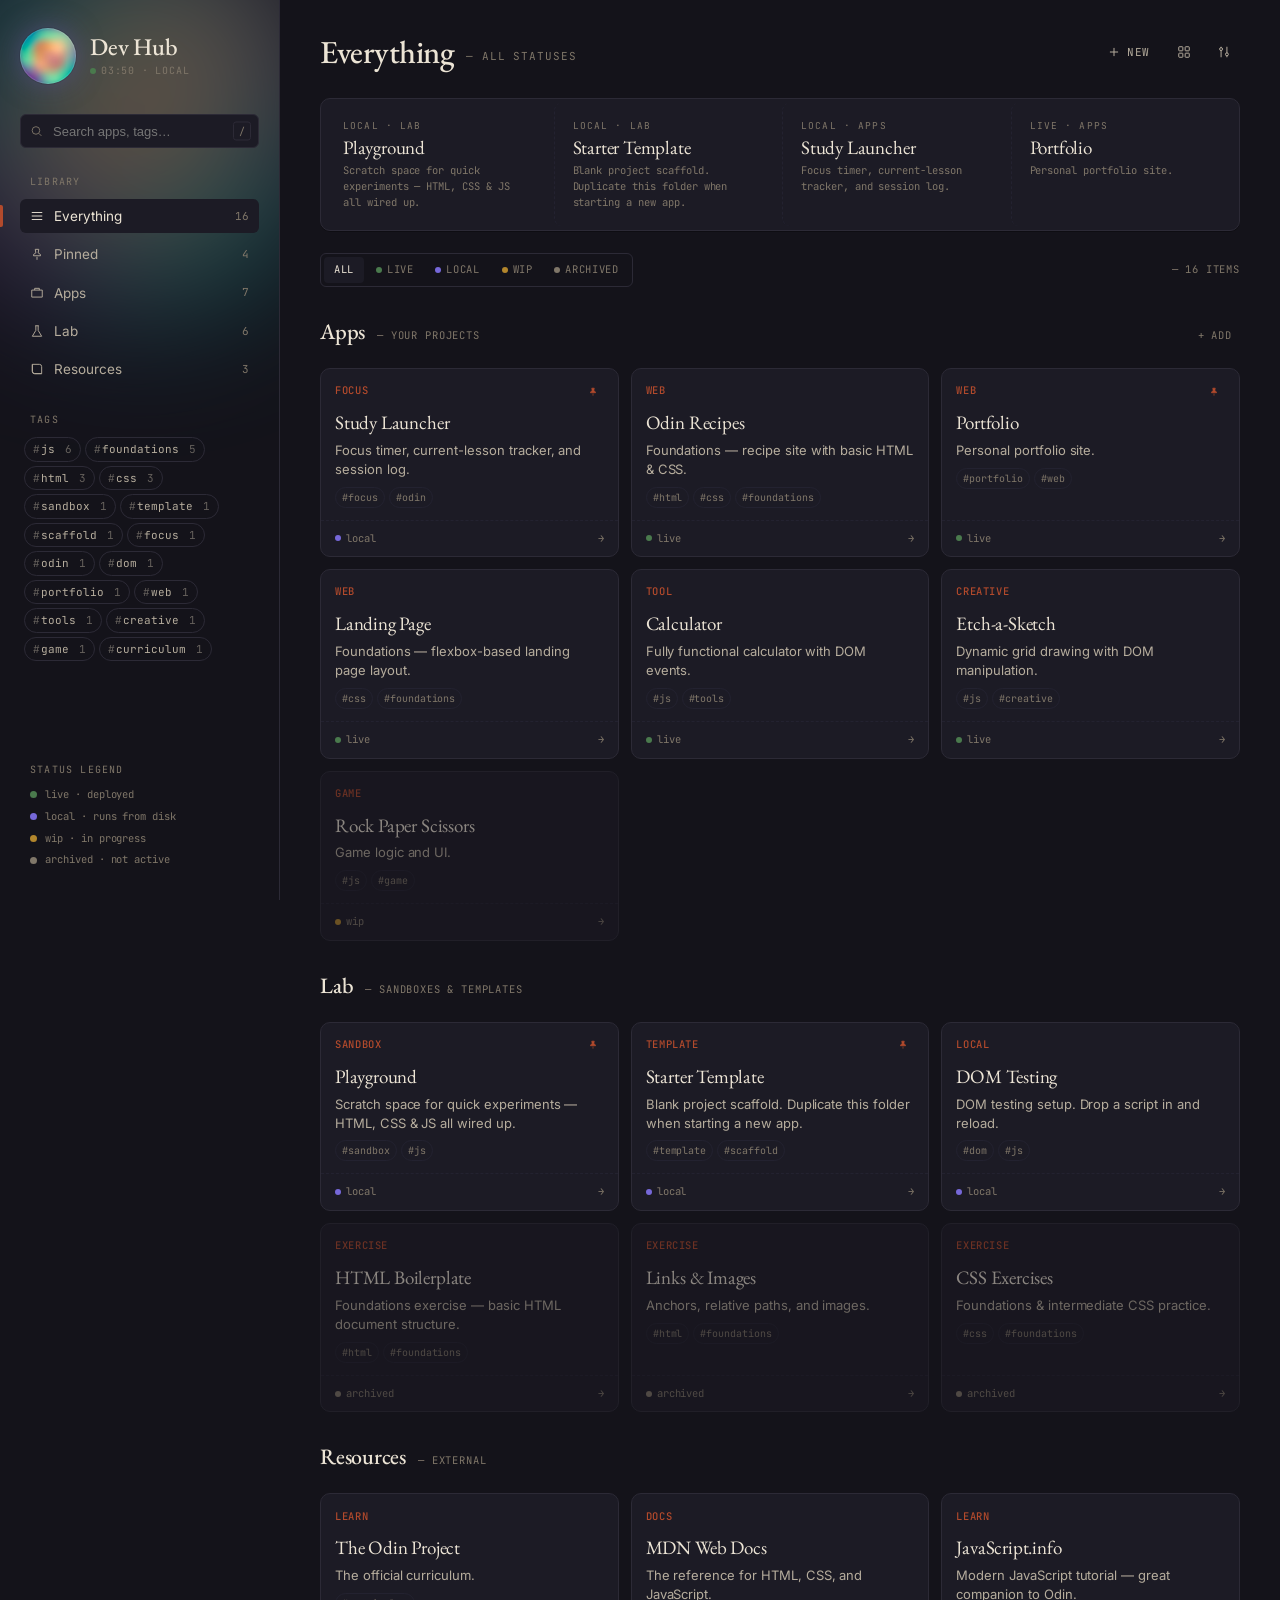
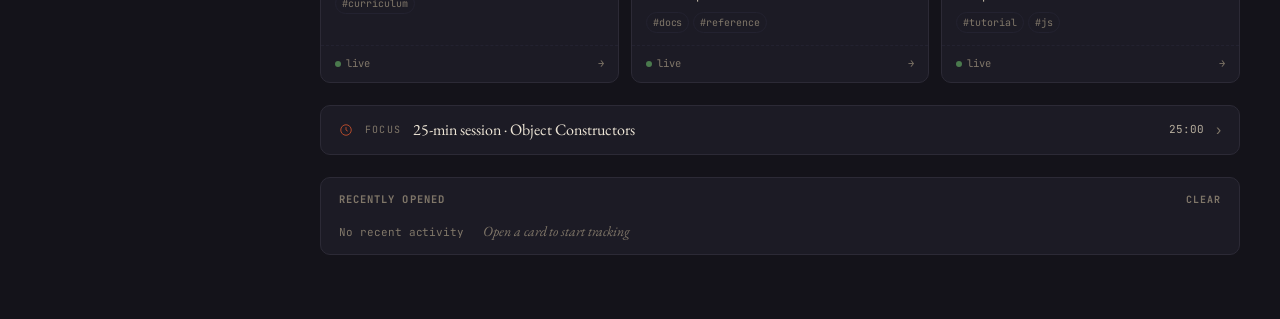
<file: index.html>
<!doctype html>
<html lang="en" data-theme="dark">
<head>
<meta charset="utf-8" />
<title>Dev Hub — Edvard's Workspace</title>
<meta name="viewport" content="width=device-width, initial-scale=1" />
<link rel="preconnect" href="https://fonts.googleapis.com">
<link rel="preconnect" href="https://fonts.gstatic.com" crossorigin>
<link href="https://fonts.googleapis.com/css2?family=EB+Garamond:ital,wght@0,400;0,500;0,600;1,400&family=Inter:wght@400;500;600&family=JetBrains+Mono:wght@400;500&display=swap" rel="stylesheet">
<style>
  :root {
    --paper:          #f4efe6;
    --paper-2:        #ece5d7;
    --paper-3:        #e2d9c6;
    --ink:            #2a2620;
    --ink-soft:       #5b5348;
    --ink-mute:       #8a8072;
    --rule:           #d6ccb8;
    --rule-soft:      #e0d6c2;
    --card:           #faf6ee;
    --card-hover:     #f7f1e5;
    --accent:         #b24a2c;
    --accent-soft:    #b24a2c22;
    --accent-ink:     #7d2f17;
    --star:           #c89a2d;
    --danger:         #9a3327;
    --green:          #4a7a4d;
    --wip:            #b2862c;

    --shadow-sm:      0 1px 0 rgba(60,42,18,.04), 0 1px 2px rgba(60,42,18,.05);
    --shadow-md:      0 1px 0 rgba(60,42,18,.04), 0 8px 24px -10px rgba(60,42,18,.18);

    --radius:         6px;
    --radius-lg:      10px;

    --serif:  "EB Garamond", "Iowan Old Style", Georgia, serif;
    --sans:   "Inter", ui-sans-serif, system-ui, sans-serif;
    --mono:   "JetBrains Mono", ui-monospace, "SF Mono", Menlo, monospace;
  }
  html[data-theme="light"] {
    --paper: #fafafa; --paper-2: #f1f1f0; --paper-3: #e8e7e4;
    --ink: #1a1a1a; --ink-soft: #4a4a4a; --ink-mute: #888;
    --rule: #e3e3e0; --rule-soft: #ededea;
    --card: #ffffff; --card-hover: #fbfbfa;
  }
  html[data-theme="dark"] {
    --paper: #14131a; --paper-2: #1c1b25; --paper-3: #25232f;
    --ink: #ece4d5; --ink-soft: #b6ad9d; --ink-mute: #807769;
    --rule: #2c2a36; --rule-soft: #232230;
    --card: #1c1b25; --card-hover: #25232f;
    --shadow-sm: 0 1px 0 rgba(0,0,0,.3);
    --shadow-md: 0 10px 30px -15px rgba(0,0,0,.5);
  }

  * { box-sizing: border-box; }
  html, body { margin: 0; padding: 0; }
  body {
    background: var(--paper);
    color: var(--ink);
    font-family: var(--sans);
    font-size: 14px;
    line-height: 1.5;
    -webkit-font-smoothing: antialiased;
    letter-spacing: -0.003em;
  }
  a { color: inherit; text-decoration: none; }
  button { font: inherit; color: inherit; background: none; border: 0; cursor: pointer; }

  .app {
    display: grid;
    grid-template-columns: 280px 1fr;
    min-height: 100vh;
  }

  /* ---------- Sidebar ---------- */
  aside.sidebar {
    border-right: 1px solid var(--rule);
    padding: 28px 20px 32px;
    display: flex; flex-direction: column;
    gap: 26px;
    background: var(--paper);
    position: sticky; top: 0; height: 100vh;
    overflow-y: auto;
    overflow-x: hidden;
  }
  aside.sidebar::before {
    content: "";
    position: absolute;
    top: -100px; left: -80px;
    width: 420px; height: 420px;
    background-image: url('assets/logo_nebula.png');
    background-size: cover;
    background-position: center;
    border-radius: 50%;
    filter: blur(70px);
    opacity: 0.22;
    pointer-events: none;
    z-index: 0;
    animation: nebula-float 24s ease-in-out infinite alternate;
  }
  html[data-theme="dark"] aside.sidebar::before { opacity: 0.40; }
  html[data-theme="light"] aside.sidebar::before { opacity: 0.12; }
  @keyframes nebula-float {
    0%   { transform: translate(0, 0) scale(1); }
    100% { transform: translate(60px, 40px) scale(1.15); }
  }
  aside.sidebar > * { position: relative; z-index: 1; }

  .brand {
    display: flex; align-items: center; gap: 14px;
    padding-bottom: 4px;
  }
  .brand .mark {
    width: 56px; height: 56px; border-radius: 50%;
    background-image: url('assets/logo_nebula.png');
    background-size: 130%;
    background-position: center;
    flex: none;
    box-shadow:
      0 0 0 1px rgba(0,0,0,0.12),
      0 0 30px -4px rgba(120, 90, 200, 0.55),
      inset 0 0 0 1px rgba(255,255,255,0.15);
    animation: brand-drift 22s ease-in-out infinite alternate;
  }
  @keyframes brand-drift {
    0%   { background-position: 30% 40%; filter: hue-rotate(0deg) saturate(1); }
    100% { background-position: 70% 60%; filter: hue-rotate(-15deg) saturate(1.1); }
  }
  .brand .wordmark { display: flex; flex-direction: column; min-width: 0; }
  .brand h1 {
    font-family: var(--serif);
    font-weight: 500;
    font-size: 24px;
    margin: 0;
    letter-spacing: -0.01em;
    line-height: 1.05;
  }
  .brand .sub {
    font-family: var(--mono);
    font-size: 10px;
    color: var(--ink-mute);
    margin-top: 4px;
    letter-spacing: 0.08em;
    text-transform: uppercase;
  }
  .brand .sub .pulse {
    display: inline-block;
    width: 6px; height: 6px; border-radius: 50%;
    background: var(--green);
    margin-right: 5px;
    animation: pulse 2s ease-in-out infinite;
    vertical-align: middle;
  }
  @keyframes pulse {
    0%, 100% { opacity: 1; }
    50% { opacity: .55; }
  }

  /* sidebar search */
  .sb-search { position: relative; }
  .sb-search input {
    width: 100%;
    height: 34px;
    padding: 0 36px 0 32px;
    background: var(--card);
    border: 1px solid var(--rule);
    border-radius: var(--radius);
    outline: 0;
    font-size: 13px;
    color: var(--ink);
  }
  .sb-search input:focus { border-color: var(--ink-soft); }
  .sb-search svg {
    position: absolute; left: 10px; top: 50%; translate: 0 -50%;
    width: 13px; height: 13px;
    stroke: var(--ink-mute); fill: none; stroke-width: 1.7;
  }
  .sb-search .kbd {
    position: absolute; right: 8px; top: 50%; translate: 0 -50%;
    font-family: var(--mono); font-size: 10px; color: var(--ink-mute);
    border: 1px solid var(--rule); padding: 1px 5px; border-radius: 3px;
    background: var(--paper-2);
  }

  .side-section { display: flex; flex-direction: column; gap: 4px; }
  .side-label {
    font-family: var(--mono);
    font-size: 10px;
    letter-spacing: 0.12em;
    color: var(--ink-mute);
    text-transform: uppercase;
    padding: 0 10px;
    margin-bottom: 6px;
  }

  .nav-item {
    display: flex; align-items: center;
    gap: 10px;
    padding: 7px 10px;
    border-radius: var(--radius);
    cursor: pointer;
    color: var(--ink-soft);
    font-size: 13.5px;
    transition: background .12s, color .12s;
    position: relative;
  }
  .nav-item:hover { background: var(--paper-2); color: var(--ink); }
  .nav-item .count {
    margin-left: auto;
    font-family: var(--mono);
    font-size: 11px;
    color: var(--ink-mute);
  }
  .nav-item.active { background: var(--paper-2); color: var(--ink); }
  .nav-item.active::before {
    content: ""; position: absolute; left: -20px; top: 6px; bottom: 6px; width: 3px;
    background: var(--accent); border-radius: 0 2px 2px 0;
  }
  .nav-item .ic {
    width: 14px; height: 14px; stroke: currentColor; fill: none; stroke-width: 1.6; flex: none;
  }

  /* tag chips in sidebar */
  .tags-wrap { display: flex; flex-wrap: wrap; gap: 4px; padding: 0 4px; }
  .tag {
    font-family: var(--mono);
    font-size: 11px;
    padding: 3px 8px;
    border-radius: 100px;
    background: transparent;
    color: var(--ink-soft);
    border: 1px solid var(--rule);
    cursor: pointer;
    transition: all .12s;
  }
  .tag:hover { border-color: var(--accent); color: var(--accent); }
  .tag.active { background: var(--accent); color: #fff; border-color: var(--accent); }
  .tag .hash { opacity: .5; margin-right: 1px; }

  /* sources legend */
  .legend {
    display: flex; flex-direction: column; gap: 6px;
    padding: 0 10px;
    font-family: var(--mono);
    font-size: 10.5px;
    color: var(--ink-mute);
  }
  .legend .row { display: flex; align-items: center; gap: 8px; }
  .legend .sd {
    width: 7px; height: 7px; border-radius: 50%; flex: none;
  }

  /* ---------- Main ---------- */
  main.main {
    padding: 28px 40px 64px;
    min-width: 0;
    display: flex; flex-direction: column; gap: 22px;
  }

  .topbar {
    display: flex; align-items: center; gap: 16px;
  }
  .page-title {
    font-family: var(--serif);
    font-weight: 500;
    font-size: 32px;
    letter-spacing: -0.015em;
    margin: 0;
    display: flex; align-items: baseline; gap: 12px;
  }
  .page-title .meta {
    font-family: var(--mono);
    font-size: 11px;
    color: var(--ink-mute);
    text-transform: uppercase;
    letter-spacing: 0.08em;
    font-weight: 400;
    translate: 0 -3px;
  }
  .topbar-right {
    margin-left: auto;
    display: flex; align-items: center; gap: 8px;
  }
  .icon-btn {
    height: 32px;
    padding: 0 10px;
    display: inline-flex; align-items: center; justify-content: center; gap: 6px;
    border-radius: var(--radius);
    color: var(--ink-soft);
    font-family: var(--mono);
    font-size: 11px;
    text-transform: uppercase;
    letter-spacing: 0.06em;
    transition: background .12s, color .12s;
  }
  .icon-btn.square { width: 32px; padding: 0; }
  .icon-btn:hover { background: var(--paper-2); color: var(--ink); }
  .icon-btn.active { background: var(--accent); color: #fff; }
  .icon-btn svg { width: 14px; height: 14px; fill: none; stroke: currentColor; stroke-width: 1.7; }

  /* segmented status filter */
  .seg-filter {
    display: inline-flex;
    border: 1px solid var(--rule);
    border-radius: var(--radius);
    padding: 3px;
    gap: 2px;
  }
  .seg-filter button {
    padding: 5px 10px;
    border-radius: 4px;
    font-family: var(--mono);
    font-size: 10.5px;
    text-transform: uppercase;
    letter-spacing: 0.06em;
    color: var(--ink-mute);
    display: inline-flex; align-items: center; gap: 5px;
  }
  .seg-filter button:hover { color: var(--ink); }
  .seg-filter button.on {
    background: var(--paper-2);
    color: var(--ink);
  }
  .seg-filter .sd {
    width: 6px; height: 6px; border-radius: 50%; background: var(--ink-mute);
  }

  /* sub-toolbar */
  .subbar {
    display: flex; align-items: center; gap: 12px;
    flex-wrap: wrap;
  }
  .subbar .spacer { flex: 1; }
  .subbar .count-pill {
    font-family: var(--mono);
    font-size: 10.5px;
    color: var(--ink-mute);
    text-transform: uppercase;
    letter-spacing: 0.08em;
  }

  /* hero / pinned strip */
  .pinned-strip {
    background: var(--card);
    border: 1px solid var(--rule);
    border-radius: var(--radius-lg);
    padding: 4px;
    display: grid;
    grid-template-columns: repeat(auto-fit, minmax(200px, 1fr));
    gap: 4px;
    box-shadow: var(--shadow-sm);
    overflow: hidden;
  }
  .pinned-cell {
    padding: 16px 18px;
    border-radius: 8px;
    cursor: pointer;
    transition: background .15s;
    position: relative;
    display: flex; flex-direction: column; gap: 4px;
    color: inherit;
  }
  .pinned-cell:hover { background: var(--paper-2); }
  .pinned-cell .eb {
    font-family: var(--mono);
    font-size: 9.5px;
    text-transform: uppercase;
    letter-spacing: 0.12em;
    color: var(--ink-mute);
  }
  .pinned-cell .ttl {
    font-family: var(--serif);
    font-size: 19px;
    line-height: 1.15;
    letter-spacing: -0.01em;
  }
  .pinned-cell .sub {
    font-family: var(--mono);
    font-size: 10.5px;
    color: var(--ink-mute);
  }
  .pinned-cell + .pinned-cell {
    border-left: 1px dashed var(--rule-soft);
  }
  @media (max-width: 1100px) {
    .pinned-cell + .pinned-cell { border-left: none; border-top: 1px dashed var(--rule-soft); }
  }
  .pinned-cell .arrow {
    position: absolute; right: 16px; top: 50%; translate: 0 -50%;
    color: var(--ink-mute);
    transition: color .12s, transform .15s;
    opacity: 0;
  }
  .pinned-cell:hover .arrow { color: var(--accent); transform: translate(2px, -50%); opacity: 1; }

  /* section title */
  .section-head {
    display: flex; align-items: baseline; gap: 12px;
    margin: 6px 0 -2px;
  }
  .section-head h4 {
    font-family: var(--serif);
    font-weight: 500;
    font-size: 22px;
    letter-spacing: -0.01em;
    margin: 0;
  }
  .section-head .meta {
    font-family: var(--mono);
    font-size: 10.5px;
    color: var(--ink-mute);
    text-transform: uppercase;
    letter-spacing: 0.08em;
  }
  .section-head .sub-action {
    margin-left: auto;
    font-family: var(--mono);
    font-size: 10.5px;
    color: var(--ink-mute);
    text-transform: uppercase;
    letter-spacing: 0.08em;
    cursor: pointer;
    padding: 4px 8px;
    border-radius: var(--radius);
  }
  .section-head .sub-action:hover { color: var(--ink); background: var(--paper-2); }

  /* card grid */
  .grid {
    display: grid;
    grid-template-columns: repeat(auto-fill, minmax(250px, 1fr));
    gap: 12px;
  }

  .card {
    background: var(--card);
    border: 1px solid var(--rule);
    border-radius: var(--radius-lg);
    overflow: hidden;
    cursor: pointer;
    transition: transform .18s ease, box-shadow .18s, border-color .18s, background .18s;
    display: flex; flex-direction: column;
    position: relative;
    color: inherit;
  }
  .card:hover {
    transform: translateY(-2px);
    border-color: var(--ink-mute);
    box-shadow: var(--shadow-md);
    background: var(--card-hover);
  }
  .card.disabled {
    opacity: 0.55;
    cursor: not-allowed;
  }
  .card.disabled:hover {
    transform: none;
    border-color: var(--rule);
    box-shadow: none;
    background: var(--card);
  }
  .card .head {
    display: flex; align-items: center; gap: 8px;
    padding: 11px 14px 4px;
    font-family: var(--mono);
    font-size: 10.5px;
    letter-spacing: 0.06em;
    text-transform: uppercase;
    color: var(--ink-mute);
  }
  .card .cat { color: var(--accent); font-weight: 500; }
  .card .pin-btn {
    margin-left: auto;
    width: 22px; height: 22px;
    border-radius: 4px;
    display: inline-flex; align-items: center; justify-content: center;
    color: var(--ink-mute);
    opacity: 0;
    transition: opacity .12s, color .12s;
  }
  .card .pin-btn.on { color: var(--accent); opacity: 1; }
  .card:hover .pin-btn { opacity: 1; }
  .card .pin-btn:hover { background: var(--paper-2); }
  .card .pin-btn svg { width: 13px; height: 13px; fill: none; stroke: currentColor; stroke-width: 1.6; }
  .card .pin-btn.on svg { fill: currentColor; }

  .card .body { padding: 4px 14px 12px; flex: 1; }
  .card .title {
    font-family: var(--serif);
    font-size: 19px;
    line-height: 1.2;
    letter-spacing: -0.01em;
    color: var(--ink);
    margin: 2px 0 6px;
  }
  .card .excerpt {
    font-size: 13px;
    color: var(--ink-soft);
    line-height: 1.45;
    display: -webkit-box; -webkit-line-clamp: 3; -webkit-box-orient: vertical; overflow: hidden;
  }
  .card .tags-row {
    display: flex; gap: 4px; margin-top: 8px; flex-wrap: wrap;
  }
  .card .tag-chip {
    font-family: var(--mono); font-size: 10px; color: var(--ink-mute);
    padding: 2px 6px; border-radius: 100px; border: 1px solid var(--rule-soft);
  }
  .card .foot {
    display: flex; align-items: center; gap: 8px;
    padding: 10px 14px;
    border-top: 1px dashed var(--rule-soft);
    font-family: var(--mono);
    font-size: 10.5px;
    color: var(--ink-mute);
  }
  .card .status {
    display: inline-flex; align-items: center; gap: 5px;
  }
  .card .status .sd {
    width: 6px; height: 6px; border-radius: 50%;
  }
  .card .foot .arrow {
    margin-left: auto;
    color: var(--ink-mute);
    transition: color .12s, transform .15s;
  }
  .card:hover .foot .arrow { color: var(--accent); transform: translateX(2px); }

  /* list view */
  .list {
    display: flex; flex-direction: column;
    border: 1px solid var(--rule);
    border-radius: var(--radius-lg);
    background: var(--card);
    overflow: hidden;
  }
  .list-row {
    display: grid;
    grid-template-columns: 28px 1.4fr 2fr 1fr auto;
    gap: 14px;
    align-items: center;
    padding: 12px 16px;
    border-bottom: 1px dashed var(--rule-soft);
    cursor: pointer;
    transition: background .12s;
    color: inherit;
  }
  .list-row:last-child { border-bottom: none; }
  .list-row:hover { background: var(--paper-2); }
  .list-row.disabled { opacity: 0.5; cursor: not-allowed; }
  .list-row .stat-dot {
    width: 8px; height: 8px; border-radius: 50%;
  }
  .list-row .l-title {
    font-family: var(--serif);
    font-size: 16px;
    letter-spacing: -0.005em;
    color: var(--ink);
  }
  .list-row .l-excerpt {
    font-size: 12.5px;
    color: var(--ink-soft);
    overflow: hidden; text-overflow: ellipsis; white-space: nowrap;
  }
  .list-row .l-meta {
    font-family: var(--mono);
    font-size: 10.5px;
    color: var(--ink-mute);
    text-transform: uppercase;
    letter-spacing: 0.06em;
    overflow: hidden; text-overflow: ellipsis; white-space: nowrap;
  }
  .list-row .arrow {
    color: var(--ink-mute);
    transition: color .12s, transform .15s;
  }
  .list-row:hover .arrow { color: var(--accent); transform: translateX(2px); }

  /* drawer (focus timer collapsed by default) */
  .focus-collapsible {
    border: 1px solid var(--rule);
    border-radius: var(--radius-lg);
    background: var(--card);
    overflow: hidden;
  }
  .focus-toggle {
    display: flex; align-items: center; gap: 12px;
    padding: 12px 18px;
    cursor: pointer;
    width: 100%;
    text-align: left;
  }
  .focus-toggle .eb {
    font-family: var(--mono);
    font-size: 10px;
    text-transform: uppercase;
    letter-spacing: 0.12em;
    color: var(--ink-mute);
  }
  .focus-toggle .ttl {
    font-family: var(--serif);
    font-size: 16px;
    color: var(--ink);
  }
  .focus-toggle .badge {
    margin-left: auto;
    font-family: var(--mono);
    font-size: 11px;
    color: var(--ink-soft);
    font-variant-numeric: tabular-nums;
  }
  .focus-toggle .badge.running { color: var(--green); }
  .focus-toggle .chev {
    color: var(--ink-mute);
    transition: transform .2s;
  }
  .focus-collapsible.open .focus-toggle .chev { transform: rotate(90deg); }
  .focus-body {
    display: none;
    padding: 4px 18px 18px;
    border-top: 1px dashed var(--rule-soft);
  }
  .focus-collapsible.open .focus-body { display: block; }
  .focus-grid {
    display: grid;
    grid-template-columns: 1.2fr 1fr;
    gap: 16px;
    margin-top: 12px;
  }
  @media (max-width: 920px) { .focus-grid { grid-template-columns: 1fr; } }
  .focus-cell {
    background: var(--paper-2);
    border: 1px solid var(--rule);
    border-radius: var(--radius);
    padding: 16px 18px;
  }
  .focus-cell .eb {
    font-family: var(--mono);
    font-size: 10px;
    text-transform: uppercase;
    letter-spacing: 0.12em;
    color: var(--ink-mute);
    margin-bottom: 6px;
  }
  .focus-cell h3 {
    font-family: var(--serif);
    font-weight: 500;
    font-size: 22px;
    line-height: 1.15;
    margin: 0 0 4px;
  }
  .focus-cell .crumb {
    font-family: var(--mono);
    font-size: 10.5px;
    color: var(--ink-mute);
    margin-bottom: 12px;
  }
  .focus-cell .actions {
    display: flex; align-items: center; gap: 8px;
    flex-wrap: wrap;
  }
  .btn-primary {
    font-family: var(--mono);
    font-size: 11px;
    letter-spacing: 0.06em;
    text-transform: uppercase;
    padding: 8px 16px;
    border-radius: 100px;
    background: var(--accent);
    color: #fff;
    transition: opacity .12s;
  }
  .btn-primary:hover { opacity: .9; }
  .btn-ghost {
    font-family: var(--mono);
    font-size: 11px;
    letter-spacing: 0.06em;
    text-transform: uppercase;
    padding: 8px 14px;
    border-radius: 100px;
    border: 1px solid var(--rule);
    color: var(--ink-soft);
    transition: all .12s;
  }
  .btn-ghost:hover { border-color: var(--ink-soft); color: var(--ink); }
  .url-row { display: flex; gap: 6px; margin-top: 12px; }
  .url-row input {
    flex: 1;
    background: var(--card);
    border: 1px solid var(--rule);
    border-radius: var(--radius);
    color: var(--ink);
    padding: 8px 12px;
    font-family: var(--mono);
    font-size: 11px;
    outline: none;
  }
  .url-row input:focus { border-color: var(--accent); }
  .url-row button {
    font-family: var(--mono); font-size: 10.5px; letter-spacing: 0.06em; text-transform: uppercase;
    padding: 0 12px; border-radius: var(--radius); border: 1px solid var(--rule); color: var(--ink-soft);
  }
  .url-row button:hover { border-color: var(--accent); color: var(--accent); }

  .timer-cell .display {
    font-family: var(--serif);
    font-size: 48px;
    font-weight: 500;
    letter-spacing: -0.02em;
    font-variant-numeric: tabular-nums;
    line-height: 1;
    margin: 4px 0 14px;
    transition: color .3s;
  }
  .timer-cell .display.running { color: var(--green); }
  .timer-cell .display.done { color: var(--accent); }
  .timer-cell .ctrls { display: flex; gap: 8px; margin-bottom: 10px; }
  .timer-cell .durs { display: flex; gap: 4px; }
  .dur-btn {
    flex: 1;
    font-family: var(--mono); font-size: 10px; letter-spacing: 0.04em; text-transform: uppercase;
    padding: 6px 8px; border-radius: var(--radius); border: 1px solid var(--rule); color: var(--ink-mute);
    transition: all .12s;
  }
  .dur-btn:hover, .dur-btn.active { border-color: var(--accent); color: var(--accent); }

  /* recent strip */
  .recent {
    background: var(--card);
    border: 1px solid var(--rule);
    border-radius: var(--radius-lg);
    padding: 14px 18px 6px;
  }
  .recent h5 {
    font-family: var(--mono);
    font-size: 10.5px; text-transform: uppercase; letter-spacing: 0.1em;
    color: var(--ink-mute); margin: 0 0 8px;
    display: flex; align-items: center;
  }
  .recent h5 .clear {
    margin-left: auto; cursor: pointer; color: var(--ink-mute);
    font-size: 10px;
  }
  .recent h5 .clear:hover { color: var(--accent); }
  .recent-row {
    display: flex; gap: 14px; align-items: baseline;
    padding: 6px 0;
    border-bottom: 1px dashed var(--rule-soft);
    font-size: 13px;
  }
  .recent-row:last-child { border-bottom: none; }
  .recent-row .when {
    font-family: var(--mono); font-size: 11px; color: var(--ink-mute);
    white-space: nowrap; width: 130px;
  }
  .recent-row .what {
    font-family: var(--serif); color: var(--ink); font-size: 14px; flex: 1;
    overflow: hidden; text-overflow: ellipsis; white-space: nowrap;
  }
  .recent-row .meta {
    font-family: var(--mono); font-size: 10px; color: var(--ink-mute);
    text-transform: uppercase; letter-spacing: 0.06em;
  }

  /* command-palette / new app modal */
  .modal-scrim {
    position: fixed; inset: 0;
    background: rgba(20,16,10,.45);
    opacity: 0; pointer-events: none;
    transition: opacity .15s;
    z-index: 70;
    display: flex; align-items: flex-start; justify-content: center;
    padding-top: 18vh;
  }
  .modal-scrim.open { opacity: 1; pointer-events: auto; }
  .modal {
    background: var(--card);
    border: 1px solid var(--rule);
    border-radius: var(--radius-lg);
    width: min(560px, 92vw);
    box-shadow: 0 30px 80px -20px rgba(0,0,0,.4);
    transform: translateY(-10px);
    opacity: 0;
    transition: transform .18s, opacity .18s;
    overflow: hidden;
  }
  .modal-scrim.open .modal { transform: translateY(0); opacity: 1; }
  .modal h3 {
    font-family: var(--mono); font-size: 10.5px; text-transform: uppercase; letter-spacing: 0.1em;
    color: var(--ink-mute); margin: 0; padding: 14px 18px 0;
    display: flex; align-items: center;
  }
  .modal h3 .x { margin-left: auto; cursor: pointer; }
  .modal .form { padding: 14px 18px 18px; display: flex; flex-direction: column; gap: 10px; }
  .modal label { font-family: var(--mono); font-size: 10px; text-transform: uppercase; letter-spacing: 0.08em; color: var(--ink-mute); margin-bottom: -4px; }
  .modal input, .modal textarea, .modal select {
    background: var(--paper-2);
    border: 1px solid var(--rule);
    border-radius: var(--radius);
    color: var(--ink);
    padding: 8px 12px;
    font-family: var(--sans);
    font-size: 13px;
    outline: none;
    width: 100%;
  }
  .modal input:focus, .modal textarea:focus, .modal select:focus { border-color: var(--accent); }
  .modal textarea { resize: vertical; min-height: 56px; font-family: var(--serif); font-size: 14px; }
  .modal .row2 { display: grid; grid-template-columns: 1fr 1fr; gap: 10px; }
  .modal .actions { display: flex; gap: 8px; justify-content: flex-end; padding-top: 6px; }

  /* tweaks panel */
  .tweaks {
    position: fixed;
    bottom: 20px; right: 20px;
    width: 260px;
    background: var(--card);
    border: 1px solid var(--rule);
    border-radius: var(--radius-lg);
    padding: 14px 16px;
    box-shadow: var(--shadow-md);
    z-index: 60;
    display: none;
    font-size: 13px;
  }
  .tweaks.on { display: block; }
  .tweaks h3 {
    font-family: var(--mono); font-size: 10.5px; text-transform: uppercase; letter-spacing: 0.1em;
    color: var(--ink-mute); margin: 0 0 10px;
    display: flex; align-items: center;
  }
  .tweaks h3 .cl { margin-left: auto; cursor: pointer; }
  .tweaks .row { margin-bottom: 12px; }
  .tweaks .lbl {
    font-family: var(--mono); font-size: 10px; color: var(--ink-mute);
    text-transform: uppercase; letter-spacing: 0.08em;
    margin-bottom: 6px;
  }
  .seg {
    display: grid; grid-template-columns: repeat(3, 1fr);
    gap: 4px;
    border: 1px solid var(--rule);
    padding: 3px;
    border-radius: var(--radius);
  }
  .seg button {
    padding: 6px 8px;
    font-family: var(--mono); font-size: 10.5px;
    text-transform: uppercase; letter-spacing: 0.05em;
    color: var(--ink-soft);
    border-radius: 4px;
  }
  .seg button.on { background: var(--ink); color: var(--paper); }
  .swatches { display: flex; gap: 6px; flex-wrap: wrap; }
  .sw {
    width: 24px; height: 24px; border-radius: 50%;
    cursor: pointer;
    border: 2px solid transparent;
    box-shadow: inset 0 0 0 2px var(--card);
    transition: transform .12s;
  }
  .sw:hover { transform: scale(1.1); }
  .sw.on { border-color: var(--ink); }

  ::-webkit-scrollbar { width: 8px; height: 8px; }
  ::-webkit-scrollbar-thumb { background: var(--rule); border-radius: 4px; }
  ::-webkit-scrollbar-thumb:hover { background: var(--ink-mute); }

  @media (max-width: 920px) {
    .app { grid-template-columns: 1fr; }
    aside.sidebar { position: static; height: auto; }
    main.main { padding: 20px; }
  }
</style>
</head>
<body>

<div class="app">
  <aside class="sidebar">
    <div class="brand">
      <span class="mark" aria-hidden="true"></span>
      <div class="wordmark">
        <h1>Dev Hub</h1>
        <span class="sub"><span class="pulse"></span><span id="clock">—</span> · local</span>
      </div>
    </div>

    <div class="sb-search">
      <svg viewBox="0 0 24 24"><circle cx="11" cy="11" r="7"/><path d="M21 21l-4.3-4.3"/></svg>
      <input id="search" placeholder="Search apps, tags…" />
      <span class="kbd">/</span>
    </div>

    <nav class="side-section" id="nav">
      <div class="side-label">Library</div>
    </nav>

    <div class="side-section">
      <div class="side-label">Tags</div>
      <div class="tags-wrap" id="tags-wrap"></div>
    </div>

    <div class="side-section" style="margin-top:auto;">
      <div class="side-label">Status legend</div>
      <div class="legend">
        <div class="row"><span class="sd" style="background:#4a7a4d;"></span>live · deployed</div>
        <div class="row"><span class="sd" style="background:#7668d9;"></span>local · runs from disk</div>
        <div class="row"><span class="sd" style="background:#b2862c;"></span>wip · in progress</div>
        <div class="row"><span class="sd" style="background:#807769;"></span>archived · not active</div>
      </div>
    </div>
  </aside>

  <main class="main">
    <div class="topbar">
      <h2 class="page-title">
        <span id="page-h">Everything</span>
        <span class="meta" id="page-meta">— overview</span>
      </h2>
      <div class="topbar-right">
        <button class="icon-btn" id="btn-new" title="New app">
          <svg viewBox="0 0 24 24"><path d="M12 5v14M5 12h14"/></svg>
          New
        </button>
        <button class="icon-btn square" id="btn-view" title="Toggle view">
          <svg viewBox="0 0 24 24"><rect x="3" y="3" width="7" height="7" rx="1"/><rect x="14" y="3" width="7" height="7" rx="1"/><rect x="3" y="14" width="7" height="7" rx="1"/><rect x="14" y="14" width="7" height="7" rx="1"/></svg>
        </button>
        <button class="icon-btn square" id="btn-tweaks" title="Tweaks">
          <svg viewBox="0 0 24 24"><circle cx="7" cy="7" r="2.5"/><path d="M7 3v2M7 9v12"/><circle cx="17" cy="16" r="2.5"/><path d="M17 3v11M17 18v3"/></svg>
        </button>
      </div>
    </div>

    <!-- Pinned strip -->
    <div class="pinned-strip" id="pinned-strip"></div>

    <!-- Subbar: status filter + view toggle -->
    <div class="subbar">
      <div class="seg-filter" id="status-filter">
        <button data-status="all" class="on">All</button>
        <button data-status="live"><span class="sd" style="background:#4a7a4d"></span>Live</button>
        <button data-status="local"><span class="sd" style="background:#7668d9"></span>Local</button>
        <button data-status="wip"><span class="sd" style="background:#b2862c"></span>WIP</button>
        <button data-status="archived"><span class="sd" style="background:#807769"></span>Archived</button>
      </div>
      <div class="spacer"></div>
      <span class="count-pill" id="count-pill">— items</span>
    </div>

    <!-- Apps section -->
    <div class="section-head">
      <h4 id="apps-head">Apps</h4>
      <span class="meta" id="apps-meta">— your projects</span>
      <span class="sub-action" id="add-card">+ Add</span>
    </div>
    <div id="apps-region"></div>

    <!-- Lab section -->
    <div class="section-head" id="lab-head-wrap">
      <h4>Lab</h4>
      <span class="meta">— sandboxes &amp; templates</span>
    </div>
    <div id="lab-region"></div>

    <!-- Resources -->
    <div class="section-head" id="res-head-wrap">
      <h4>Resources</h4>
      <span class="meta">— external</span>
    </div>
    <div id="res-region"></div>

    <!-- Focus timer (collapsible) -->
    <div class="focus-collapsible" id="focus-coll">
      <button class="focus-toggle" id="focus-toggle">
        <svg width="14" height="14" viewBox="0 0 24 24" fill="none" stroke="currentColor" stroke-width="1.7" style="color:var(--accent)"><circle cx="12" cy="12" r="9"/><path d="M12 7v5l3 2"/></svg>
        <span class="eb">Focus</span>
        <span class="ttl" id="focus-summary">25-minute session · learning</span>
        <span class="badge" id="focus-badge">25:00</span>
        <span class="chev">›</span>
      </button>
      <div class="focus-body">
        <div class="focus-grid">
          <div class="focus-cell">
            <div class="eb">Current lesson / focus</div>
            <h3 id="lessonTitle">Object Constructors</h3>
            <div class="crumb" id="lessonPath">Full Stack JavaScript › JavaScript</div>
            <div class="actions">
              <a class="btn-primary" id="lessonLink" href="https://www.theodinproject.com/lessons/node-path-javascript-object-constructors" target="_blank">Open lesson →</a>
              <button class="btn-ghost" id="startFocus">Start now</button>
            </div>
            <div class="url-row">
              <input type="text" id="lessonInput" placeholder="Paste any URL — Odin lesson, doc, ticket…">
              <button onclick="updateLesson()">Set</button>
            </div>
          </div>
          <div class="focus-cell timer-cell">
            <div class="eb">Timer</div>
            <div class="display" id="timerDisplay">25:00</div>
            <div class="ctrls">
              <button class="btn-primary" id="startBtn" onclick="startTimer()">Start</button>
              <button class="btn-ghost" onclick="resetTimer()">Reset</button>
            </div>
            <div class="durs">
              <button class="dur-btn active" onclick="setDuration(25, this)">25 min</button>
              <button class="dur-btn" onclick="setDuration(45, this)">45 min</button>
              <button class="dur-btn" onclick="setDuration(60, this)">60 min</button>
            </div>
          </div>
        </div>
      </div>
    </div>

    <!-- Recent activity -->
    <div class="recent" id="recent">
      <h5>Recently opened <span class="clear" id="clear-recent">clear</span></h5>
      <div id="recentList">
        <div class="recent-row"><span class="when">No recent activity</span><span class="what" style="color:var(--ink-mute);font-style:italic;">Open a card to start tracking</span></div>
      </div>
    </div>
  </main>
</div>

<!-- New app modal -->
<div class="modal-scrim" id="newScrim">
  <div class="modal">
    <h3>New app <span class="x" id="newClose">✕</span></h3>
    <div class="form">
      <label>Title</label>
      <input id="n-title" placeholder="e.g. Habit Tracker" />
      <label>One-line description</label>
      <textarea id="n-excerpt" rows="2" placeholder="What does it do?"></textarea>
      <div class="row2">
        <div>
          <label>URL or path</label>
          <input id="n-href" placeholder="https://… or local/path.html" />
        </div>
        <div>
          <label>Status</label>
          <select id="n-status">
            <option value="live">Live</option>
            <option value="local" selected>Local</option>
            <option value="wip">WIP</option>
            <option value="archived">Archived</option>
          </select>
        </div>
      </div>
      <div class="row2">
        <div>
          <label>Section</label>
          <select id="n-section">
            <option value="apps" selected>Apps</option>
            <option value="lab">Lab</option>
            <option value="resources">Resources</option>
          </select>
        </div>
        <div>
          <label>Tags (comma-sep)</label>
          <input id="n-tags" placeholder="js, foundations" />
        </div>
      </div>
      <div class="actions">
        <button class="btn-ghost" id="newCancel">Cancel</button>
        <button class="btn-primary" id="newSave">Save app</button>
      </div>
    </div>
  </div>
</div>

<!-- Tweaks panel -->
<div class="tweaks" id="tweaks">
  <h3>Tweaks <span class="cl" id="tw-close">✕</span></h3>
  <div class="row">
    <div class="lbl">Theme</div>
    <div class="seg" id="theme-seg">
      <button data-theme="paper">Paper</button>
      <button data-theme="light">Light</button>
      <button data-theme="dark" class="on">Dark</button>
    </div>
  </div>
  <div class="row">
    <div class="lbl">Accent</div>
    <div class="swatches" id="accents"></div>
  </div>
  <div class="row">
    <div class="lbl">View</div>
    <div class="seg" id="view-seg" style="grid-template-columns: 1fr 1fr;">
      <button data-view="grid" class="on">Grid</button>
      <button data-view="list">List</button>
    </div>
  </div>
</div>

<script>
const TWEAK_DEFAULTS = /*EDITMODE-BEGIN*/{
  "theme": "dark",
  "accent": "#b24a2c",
  "view": "grid"
}/*EDITMODE-END*/;

// Seed apps — your existing repo entries, reframed as a personal app launcher
const SEED_APPS = [
  // Pinned by default = most-used / starting points
  { id:"playground", title:"Playground", section:"lab",
    excerpt:"Scratch space for quick experiments — HTML, CSS & JS all wired up.",
    href:"playground/index.html", status:"local",
    tags:["sandbox","js"], pinned:true, cat:"sandbox" },
  { id:"template", title:"Starter Template", section:"lab",
    excerpt:"Blank project scaffold. Duplicate this folder when starting a new app.",
    href:"template/index.html", status:"local",
    tags:["template","scaffold"], pinned:true, cat:"template" },
  { id:"launcher", title:"Study Launcher", section:"apps",
    excerpt:"Focus timer, current-lesson tracker, and session log.",
    href:"odin-launcher.html", status:"local",
    tags:["focus","odin"], pinned:true, cat:"focus" },
  { id:"dom", title:"DOM Testing", section:"lab",
    excerpt:"DOM testing setup. Drop a script in and reload.",
    href:"DOM_Testing/index.html", status:"local",
    tags:["dom","js"], pinned:false, cat:"local" },

  // Apps
  { id:"recipes", title:"Odin Recipes", section:"apps",
    excerpt:"Foundations — recipe site with basic HTML & CSS.",
    href:"https://eddiefos.github.io/odin-recipes/", status:"live",
    tags:["html","css","foundations"], pinned:false, cat:"web" },
  { id:"portfolio", title:"Portfolio", section:"apps",
    excerpt:"Personal portfolio site.",
    href:"https://eddiefos.github.io/PortfolioEdvardFosseie/", status:"live",
    tags:["portfolio","web"], pinned:true, cat:"web" },
  { id:"landing", title:"Landing Page", section:"apps",
    excerpt:"Foundations — flexbox-based landing page layout.",
    href:"https://eddiefos.github.io/landing-page/", status:"live",
    tags:["css","foundations"], pinned:false, cat:"web" },
  { id:"calc", title:"Calculator", section:"apps",
    excerpt:"Fully functional calculator with DOM events.",
    href:"https://eddiefos.github.io/Calculator/", status:"live",
    tags:["js","tools"], pinned:false, cat:"tool" },
  { id:"etch", title:"Etch-a-Sketch", section:"apps",
    excerpt:"Dynamic grid drawing with DOM manipulation.",
    href:"https://eddiefos.github.io/etch-a-sketch/", status:"live",
    tags:["js","creative"], pinned:false, cat:"creative" },
  { id:"rps", title:"Rock Paper Scissors", section:"apps",
    excerpt:"Game logic and UI.",
    href:"", status:"wip",
    tags:["js","game"], pinned:false, cat:"game" },
  { id:"boilerplate", title:"HTML Boilerplate", section:"lab",
    excerpt:"Foundations exercise — basic HTML document structure.",
    href:"", status:"archived",
    tags:["html","foundations"], pinned:false, cat:"exercise" },
  { id:"linksimg", title:"Links & Images", section:"lab",
    excerpt:"Anchors, relative paths, and images.",
    href:"", status:"archived",
    tags:["html","foundations"], pinned:false, cat:"exercise" },
  { id:"cssex", title:"CSS Exercises", section:"lab",
    excerpt:"Foundations & intermediate CSS practice.",
    href:"", status:"archived",
    tags:["css","foundations"], pinned:false, cat:"exercise" },

  // Resources
  { id:"odin", title:"The Odin Project", section:"resources",
    excerpt:"The official curriculum.",
    href:"https://www.theodinproject.com", status:"live",
    tags:["curriculum"], pinned:false, cat:"learn" },
  { id:"mdn", title:"MDN Web Docs", section:"resources",
    excerpt:"The reference for HTML, CSS, and JavaScript.",
    href:"https://developer.mozilla.org", status:"live",
    tags:["docs","reference"], pinned:false, cat:"docs" },
  { id:"jsinfo", title:"JavaScript.info", section:"resources",
    excerpt:"Modern JavaScript tutorial — great companion to Odin.",
    href:"https://javascript.info", status:"live",
    tags:["tutorial","js"], pinned:false, cat:"learn" }
];

const ACCENTS = [
  { name:"terracotta", value:"#b24a2c" },
  { name:"plum",       value:"#6a3a57" },
  { name:"forest",     value:"#4a6a3d" },
  { name:"ochre",      value:"#b2862c" },
  { name:"slate",      value:"#4a5a6a" },
  { name:"ink",        value:"#2a2620" }
];

const NAV = [
  { id:"all",       label:"Everything", icon:`<path d="M3 6h18M3 12h18M3 18h18"/>` },
  { id:"pinned",    label:"Pinned",     icon:`<path d="M12 17v5M9 4h6l-1 6 4 3v2H6v-2l4-3z"/>` },
  { id:"apps",      label:"Apps",       icon:`<path d="M3 7h18v12H3zM8 7V4h8v3"/>` },
  { id:"lab",       label:"Lab",        icon:`<path d="M9 3h6M10 3v8L4 21h16L14 11V3"/>` },
  { id:"resources", label:"Resources",  icon:`<path d="M4 4h12a4 4 0 0 1 4 4v12H8a4 4 0 0 1-4-4V4z"/><path d="M4 4v12a4 4 0 0 0 4 4h12"/>` }
];

const STATUS_LABEL = { live:"live", local:"local", wip:"wip", archived:"archived" };
const STATUS_COLOR = { live:"#4a7a4d", local:"#7668d9", wip:"#b2862c", archived:"#807769" };

const state = {
  nav: "all",
  status: "all",
  q: "",
  tag: null,
  view: TWEAK_DEFAULTS.view,
  theme: TWEAK_DEFAULTS.theme,
  accent: TWEAK_DEFAULTS.accent,
  tweaksOpen: false,
  focusOpen: false
};

const $  = s => document.querySelector(s);
const $$ = s => [...document.querySelectorAll(s)];

// ---- Storage ----
function load() { try { return JSON.parse(localStorage.getItem('devhub') || '{}'); } catch { return {}; } }
function save(d) { localStorage.setItem('devhub', JSON.stringify(d)); }
function getApps() {
  const d = load();
  if (!d.apps) { d.apps = SEED_APPS; save(d); }
  return d.apps;
}
function setApps(apps) { const d = load(); d.apps = apps; save(d); }

// ---- Counts + filters ----
function appsBy(filter){
  const apps = getApps();
  return apps.filter(filter);
}
function counts(){
  const apps = getApps();
  return {
    all: apps.length,
    pinned: apps.filter(a=>a.pinned).length,
    apps: apps.filter(a=>a.section==="apps").length,
    lab: apps.filter(a=>a.section==="lab").length,
    resources: apps.filter(a=>a.section==="resources").length
  };
}

// ---- Sidebar nav + tags ----
function renderNav(){
  const c = counts();
  $("#nav").innerHTML = `<div class="side-label">Library</div>` + NAV.map(n => `
    <div class="nav-item ${state.nav===n.id?"active":""}" data-nav="${n.id}">
      <svg class="ic" viewBox="0 0 24 24">${n.icon}</svg>
      <span>${n.label}</span>
      <span class="count">${c[n.id]||0}</span>
    </div>
  `).join("");
  $$('[data-nav]').forEach(el => el.addEventListener('click', () => {
    state.nav = el.dataset.nav;
    state.tag = null;
    render();
  }));
}
function renderTags(){
  const map = new Map();
  getApps().forEach(a => (a.tags||[]).forEach(t => map.set(t, (map.get(t)||0)+1)));
  const tags = [...map.entries()].sort((a,b)=>b[1]-a[1]).slice(0,16);
  $("#tags-wrap").innerHTML = tags.map(([t,c]) => `
    <button class="tag ${state.tag===t?"active":""}" data-tag="${t}">
      <span class="hash">#</span>${t} <span style="opacity:.5;margin-left:3px;">${c}</span>
    </button>
  `).join("");
  $$('[data-tag]').forEach(el => el.addEventListener('click', () => {
    state.tag = state.tag === el.dataset.tag ? null : el.dataset.tag;
    render();
  }));
}

// ---- Pinned strip ----
function renderPinned(){
  const pins = getApps().filter(a=>a.pinned).slice(0,4);
  if (!pins.length){
    $("#pinned-strip").innerHTML = `<div style="padding:18px 20px;font-family:var(--serif);font-style:italic;color:var(--ink-mute);font-size:14px;">Pin your most-used apps here — hover any card and click the pin.</div>`;
    return;
  }
  $("#pinned-strip").innerHTML = pins.map(a => `
    <a class="pinned-cell" ${a.href?`href="${a.href}"`:""} ${a.href && a.href.startsWith('http')?'target="_blank"':''} data-id="${a.id}" data-open="1">
      <span class="eb">${STATUS_LABEL[a.status]||a.status} · ${a.section}</span>
      <span class="ttl">${a.title}</span>
      <span class="sub">${a.excerpt||""}</span>
      <span class="arrow">→</span>
    </a>
  `).join("");
  $$('[data-open="1"]').forEach(el => el.addEventListener('click', () => trackOpen(el.dataset.id)));
}

// ---- Apps filtering ----
function matches(a){
  if (state.status !== "all" && a.status !== state.status) return false;
  if (state.tag && !(a.tags||[]).includes(state.tag)) return false;
  if (state.q){
    const q = state.q.toLowerCase();
    const hay = [a.title, a.excerpt, ...(a.tags||[]), a.cat, a.section].join(" ").toLowerCase();
    if (!hay.includes(q)) return false;
  }
  return true;
}
function filteredAll(){ return getApps().filter(matches); }
function bySection(sec){
  const apps = filteredAll();
  if (state.nav === "pinned") return apps.filter(a=>a.pinned).filter(a => sec === "apps" ? true : false);
  if (state.nav === "all") return apps.filter(a=>a.section===sec);
  if (state.nav === sec) return apps.filter(a=>a.section===sec);
  return [];
}

// ---- Card / list rendering ----
function statusBadge(a){
  return `<span class="status"><span class="sd" style="background:${STATUS_COLOR[a.status]}"></span>${STATUS_LABEL[a.status]}</span>`;
}
function cardHTML(a){
  const disabled = a.status === "archived" || !a.href;
  return `
    <a class="card ${disabled?"disabled":""}" ${disabled?"":`href="${a.href}"`} ${a.href && a.href.startsWith('http')?'target="_blank"':''} data-id="${a.id}" data-open="1">
      <div class="head">
        <span class="cat">${a.cat||a.section}</span>
        <button class="pin-btn ${a.pinned?"on":""}" data-pin="${a.id}" title="${a.pinned?'Unpin':'Pin'}" onclick="event.preventDefault();event.stopPropagation();togglePin('${a.id}')">
          <svg viewBox="0 0 24 24"><path d="M12 17v5M9 4h6l-1 6 4 3v2H6v-2l4-3z"/></svg>
        </button>
      </div>
      <div class="body">
        <div class="title">${a.title}</div>
        <div class="excerpt">${a.excerpt||""}</div>
        <div class="tags-row">${(a.tags||[]).slice(0,3).map(t=>`<span class="tag-chip">#${t}</span>`).join("")}</div>
      </div>
      <div class="foot">
        ${statusBadge(a)}
        <span class="arrow">→</span>
      </div>
    </a>`;
}
function listHTML(a){
  const disabled = a.status === "archived" || !a.href;
  return `
    <a class="list-row ${disabled?"disabled":""}" ${disabled?"":`href="${a.href}"`} ${a.href && a.href.startsWith('http')?'target="_blank"':''} data-id="${a.id}" data-open="1">
      <span class="stat-dot" style="background:${STATUS_COLOR[a.status]}"></span>
      <span class="l-title">${a.title}</span>
      <span class="l-excerpt">${a.excerpt||""}</span>
      <span class="l-meta">${(a.tags||[]).slice(0,2).map(t=>`#${t}`).join(" ")}</span>
      <span class="arrow">→</span>
    </a>`;
}
function renderRegion(id, items){
  const el = $("#"+id);
  if (!items.length){
    el.innerHTML = `<div style="padding:24px; text-align:center; font-family:var(--serif); font-style:italic; color:var(--ink-mute); border:1px dashed var(--rule); border-radius:var(--radius-lg);">Nothing here yet.</div>`;
    return;
  }
  if (state.view === "grid"){
    el.innerHTML = `<div class="grid">${items.map(cardHTML).join("")}</div>`;
  } else {
    el.innerHTML = `<div class="list">${items.map(listHTML).join("")}</div>`;
  }
  el.querySelectorAll('[data-open="1"]').forEach(node => {
    node.addEventListener('click', () => trackOpen(node.dataset.id));
  });
}

function renderGrids(){
  const showApps = state.nav === "all" || state.nav === "apps" || state.nav === "pinned";
  const showLab  = state.nav === "all" || state.nav === "lab";
  const showRes  = state.nav === "all" || state.nav === "resources";

  $("#apps-head").parentElement.style.display = showApps ? "" : "none";
  $("#lab-head-wrap").style.display = showLab ? "" : "none";
  $("#res-head-wrap").style.display = showRes ? "" : "none";
  $("#apps-region").style.display = showApps ? "" : "none";
  $("#lab-region").style.display = showLab ? "" : "none";
  $("#res-region").style.display = showRes ? "" : "none";

  let appsItems, labItems, resItems;
  if (state.nav === "pinned"){
    const pinned = filteredAll().filter(a=>a.pinned);
    $("#apps-head").textContent = "Pinned";
    $("#apps-meta").textContent = "— quick launch";
    appsItems = pinned;
    labItems = [];
    resItems = [];
  } else {
    $("#apps-head").textContent = "Apps";
    $("#apps-meta").textContent = "— your projects";
    appsItems = bySection("apps");
    labItems  = bySection("lab");
    resItems  = bySection("resources");
  }

  if (showApps) renderRegion("apps-region", appsItems);
  if (showLab)  renderRegion("lab-region", labItems);
  if (showRes)  renderRegion("res-region", resItems);

  const total = appsItems.length + labItems.length + resItems.length;
  $("#count-pill").textContent = `— ${total} item${total===1?"":"s"}${state.tag?` · #${state.tag}`:""}${state.q?` · "${state.q}"`:""}`;

  const lbl = NAV.find(n=>n.id===state.nav)?.label || "Everything";
  $("#page-h").textContent = lbl;
  $("#page-meta").textContent = `— ${state.status==="all"?"all statuses":state.status}`;
}

function render(){
  renderNav();
  renderTags();
  renderPinned();
  renderGrids();
  renderRecent();
}

// ---- Pin / unpin ----
function togglePin(id){
  const apps = getApps();
  const a = apps.find(x=>x.id===id);
  if (!a) return;
  a.pinned = !a.pinned;
  setApps(apps);
  render();
}
window.togglePin = togglePin;

// ---- Recent activity ----
function trackOpen(id){
  const apps = getApps();
  const a = apps.find(x=>x.id===id);
  if (!a) return;
  const d = load();
  if (!d.recent) d.recent = [];
  d.recent = [{id, title:a.title, section:a.section, when: new Date().toISOString()}, ...d.recent.filter(r=>r.id!==id)].slice(0, 8);
  save(d);
  renderRecent();
}
function renderRecent(){
  const r = load().recent || [];
  if (!r.length){
    $("#recentList").innerHTML = `<div class="recent-row"><span class="when">No recent activity</span><span class="what" style="color:var(--ink-mute);font-style:italic;">Open a card to start tracking</span></div>`;
    return;
  }
  $("#recentList").innerHTML = r.map(it => {
    const d = new Date(it.when);
    const dateStr = d.toLocaleDateString('en', {month:'short', day:'numeric'}) + ' · ' +
                    d.toLocaleTimeString('en', {hour:'2-digit', minute:'2-digit'});
    return `<div class="recent-row">
      <span class="when">${dateStr}</span>
      <span class="what">${it.title}</span>
      <span class="meta">${it.section}</span>
    </div>`;
  }).join("");
}
$("#clear-recent").addEventListener('click', () => {
  const d = load(); d.recent = []; save(d); renderRecent();
});

// ---- Status filter ----
$$('#status-filter button').forEach(b => b.addEventListener('click', () => {
  state.status = b.dataset.status;
  $$('#status-filter button').forEach(x => x.classList.toggle('on', x.dataset.status === state.status));
  renderGrids();
}));

// ---- View toggle ----
function applyView(v){
  state.view = v;
  $$('#view-seg button').forEach(b => b.classList.toggle('on', b.dataset.view === v));
  $("#btn-view").classList.toggle('active', v === 'list');
  $("#btn-view").innerHTML = v === 'list'
    ? `<svg viewBox="0 0 24 24"><path d="M3 6h18M3 12h18M3 18h18"/></svg>`
    : `<svg viewBox="0 0 24 24"><rect x="3" y="3" width="7" height="7" rx="1"/><rect x="14" y="3" width="7" height="7" rx="1"/><rect x="3" y="14" width="7" height="7" rx="1"/><rect x="14" y="14" width="7" height="7" rx="1"/></svg>`;
  renderGrids();
}
$("#btn-view").addEventListener('click', () => applyView(state.view==='grid'?'list':'grid'));
$$('#view-seg button').forEach(b => b.addEventListener('click', () => { applyView(b.dataset.view); persist(); }));

// ---- Search ----
$("#search").addEventListener('input', e => {
  state.q = e.target.value.trim();
  renderGrids();
});
document.addEventListener('keydown', (e) => {
  if (e.key === "/" && document.activeElement.tagName !== "INPUT" && document.activeElement.tagName !== "TEXTAREA") {
    e.preventDefault(); $("#search").focus();
  }
  if (e.key === "Escape") { closeNew(); }
  if ((e.metaKey || e.ctrlKey) && e.key === "k"){ e.preventDefault(); $("#search").focus(); }
  if ((e.metaKey || e.ctrlKey) && e.key === "n"){ e.preventDefault(); openNew(); }
});

// ---- New app modal ----
function openNew(){ $("#newScrim").classList.add('open'); setTimeout(()=>$("#n-title").focus(), 80); }
function closeNew(){ $("#newScrim").classList.remove('open'); }
$("#btn-new").addEventListener('click', openNew);
$("#add-card").addEventListener('click', openNew);
$("#newClose").addEventListener('click', closeNew);
$("#newCancel").addEventListener('click', closeNew);
$("#newScrim").addEventListener('click', e => { if (e.target.id === "newScrim") closeNew(); });
$("#newSave").addEventListener('click', () => {
  const title = $("#n-title").value.trim();
  if (!title) { $("#n-title").focus(); return; }
  const apps = getApps();
  const id = title.toLowerCase().replace(/[^a-z0-9]+/g,'-').slice(0,32) + '-' + Math.random().toString(36).slice(2,6);
  apps.unshift({
    id, title,
    excerpt: $("#n-excerpt").value.trim(),
    href: $("#n-href").value.trim(),
    status: $("#n-status").value,
    section: $("#n-section").value,
    tags: $("#n-tags").value.split(',').map(s=>s.trim()).filter(Boolean),
    cat: $("#n-section").value,
    pinned: false
  });
  setApps(apps);
  $("#n-title").value = $("#n-excerpt").value = $("#n-href").value = $("#n-tags").value = '';
  closeNew();
  render();
});

// ---- Focus collapsible ----
$("#focus-toggle").addEventListener('click', () => {
  state.focusOpen = !state.focusOpen;
  $("#focus-coll").classList.toggle('open', state.focusOpen);
});

// ---- Lesson + timer (localStorage-backed) ----
const SLUG_RE = /lessons\/([^/?#]+)/;
function slugToTitle(slug){
  return slug.replace(/^node-path-javascript-/,'').replace(/^node-path-/,'')
    .replace(/-/g,' ').replace(/\b\w/g, c => c.toUpperCase());
}
function updateLesson(){
  const val = $("#lessonInput").value.trim();
  if (!val) return;
  const m = val.match(SLUG_RE);
  const title = m ? slugToTitle(m[1]) : (val.length > 60 ? val.slice(0,60)+'…' : val);
  $("#lessonTitle").textContent = title;
  $("#lessonLink").href = val;
  $("#lessonInput").value = '';
  const d = load(); d.lesson = { title, url: val }; save(d);
  updateFocusSummary();
}
window.updateLesson = updateLesson;

let duration = 25, remaining = 25*60, interval = null, running = false, endTime = null;
function fmt(s){ return String(Math.floor(s/60)).padStart(2,'0') + ':' + String(s%60).padStart(2,'0'); }
function setDuration(mins, btn){
  if (running) return;
  duration = mins; remaining = mins*60;
  $("#timerDisplay").textContent = fmt(remaining);
  $("#focus-badge").textContent = fmt(remaining);
  $$('.dur-btn').forEach(b => b.classList.remove('active'));
  btn.classList.add('active');
  updateFocusSummary();
}
window.setDuration = setDuration;
function startTimer(){
  if (running){
    clearInterval(interval); running = false;
    remaining = Math.max(0, Math.round((endTime - Date.now())/1000));
    $("#startBtn").textContent = 'Resume';
    $("#timerDisplay").classList.remove('running');
    $("#focus-badge").classList.remove('running');
    return;
  }
  running = true;
  endTime = Date.now() + remaining*1000;
  $("#startBtn").textContent = 'Pause';
  $("#timerDisplay").classList.add('running');
  $("#timerDisplay").classList.remove('done');
  $("#focus-badge").classList.add('running');
  interval = setInterval(() => {
    const left = Math.max(0, Math.round((endTime - Date.now())/1000));
    $("#timerDisplay").textContent = fmt(left);
    $("#focus-badge").textContent = fmt(left);
    if (left <= 0){ clearInterval(interval); running = false; timerDone(); }
  }, 500);
}
window.startTimer = startTimer;
function resetTimer(){
  clearInterval(interval); running = false;
  remaining = duration*60;
  $("#timerDisplay").textContent = fmt(remaining);
  $("#focus-badge").textContent = fmt(remaining);
  $("#timerDisplay").classList.remove('running','done');
  $("#focus-badge").classList.remove('running');
  $("#startBtn").textContent = 'Start';
}
window.resetTimer = resetTimer;
function timerDone(){
  $("#timerDisplay").classList.remove('running');
  $("#timerDisplay").classList.add('done');
  $("#timerDisplay").textContent = 'Done!';
  $("#focus-badge").textContent = 'done';
  $("#focus-badge").classList.remove('running');
  $("#startBtn").textContent = 'Start';
}
function updateFocusSummary(){
  const ttl = $("#lessonTitle").textContent;
  $("#focus-summary").textContent = `${duration}-min session · ${ttl}`;
}

$("#startFocus").addEventListener('click', () => {
  if (!running) startTimer();
});

// ---- Clock ----
function tick(){
  const d = new Date();
  $("#clock").textContent = String(d.getHours()).padStart(2,"0") + ":" + String(d.getMinutes()).padStart(2,"0");
}
tick(); setInterval(tick, 30_000);

// ---- Theme + accent ----
function applyTheme(t){
  document.documentElement.setAttribute('data-theme', t);
  $$('#theme-seg button').forEach(b => b.classList.toggle('on', b.dataset.theme === t));
}
function applyAccent(hex){
  document.documentElement.style.setProperty('--accent', hex);
  document.documentElement.style.setProperty('--accent-soft', hex + "22");
  $$('.sw').forEach(s => s.classList.toggle('on', s.dataset.value === hex));
}
function renderAccents(){
  $("#accents").innerHTML = ACCENTS.map(a =>
    `<span class="sw ${state.accent===a.value?"on":""}" data-value="${a.value}" style="background:${a.value}" title="${a.name}"></span>`
  ).join("");
  $$('.sw').forEach(s => s.addEventListener('click', () => {
    state.accent = s.dataset.value;
    applyAccent(state.accent);
    persist();
  }));
}
$$('#theme-seg button').forEach(b => b.addEventListener('click', () => {
  state.theme = b.dataset.theme;
  applyTheme(state.theme);
  persist();
}));
$("#btn-tweaks").addEventListener('click', () => {
  state.tweaksOpen = !state.tweaksOpen;
  $("#tweaks").classList.toggle('on', state.tweaksOpen);
});
$("#tw-close").addEventListener('click', () => {
  state.tweaksOpen = false;
  $("#tweaks").classList.remove('on');
  window.parent.postMessage({type:'__edit_mode_dismissed'}, '*');
});

function persist(){
  window.parent.postMessage({type:'__edit_mode_set_keys', edits: { theme: state.theme, accent: state.accent, view: state.view }}, '*');
}

window.addEventListener('message', (e) => {
  if (!e.data) return;
  if (e.data.type === '__activate_edit_mode'){ state.tweaksOpen = true; $("#tweaks").classList.add('on'); }
  else if (e.data.type === '__deactivate_edit_mode'){ state.tweaksOpen = false; $("#tweaks").classList.remove('on'); }
});
window.parent.postMessage({type:'__edit_mode_available'}, '*');

(function restore(){
  const d = load();
  if (d.lesson){
    $("#lessonTitle").textContent = d.lesson.title;
    $("#lessonLink").href = d.lesson.url;
  }
})();

applyTheme(state.theme);
applyAccent(state.accent);
applyView(state.view);
renderAccents();
render();
updateFocusSummary();
</script>

</body>
</html>
</file>
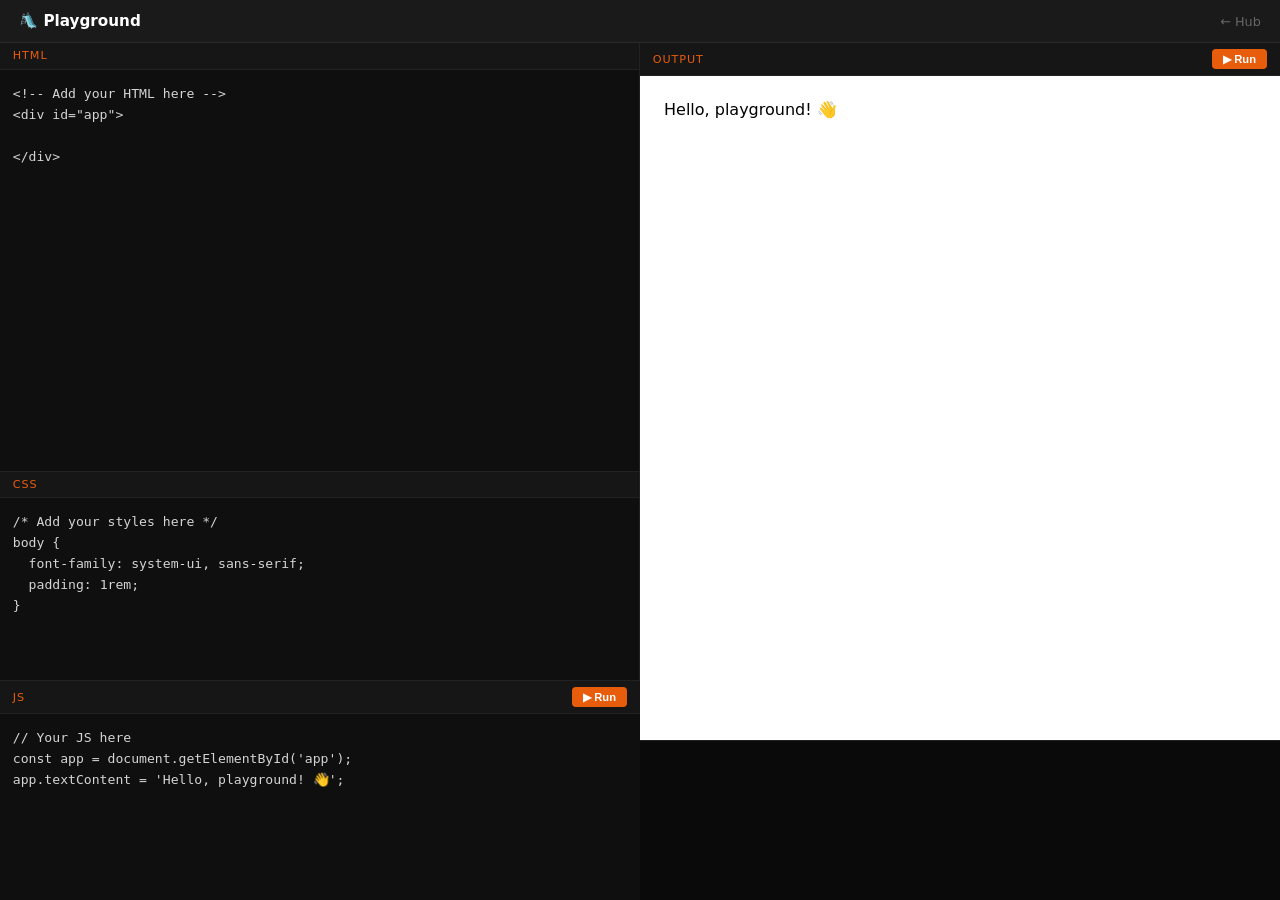
<file: playground/index.html>
<!DOCTYPE html>
<html lang="en">
<head>
  <meta charset="UTF-8" />
  <meta name="viewport" content="width=device-width, initial-scale=1.0" />
  <title>Playground</title>
  <style>
    *, *::before, *::after { box-sizing: border-box; margin: 0; padding: 0; }

    body {
      font-family: 'Segoe UI', system-ui, sans-serif;
      background: #111;
      color: #e0e0e0;
      display: grid;
      grid-template-rows: auto 1fr;
      height: 100vh;
    }

    header {
      background: #1a1a1a;
      border-bottom: 1px solid #2a2a2a;
      padding: 0.75rem 1.2rem;
      display: flex;
      align-items: center;
      justify-content: space-between;
    }

    header h1 {
      font-size: 0.95rem;
      font-weight: 600;
      color: #fff;
    }

    header a {
      font-size: 0.8rem;
      color: #666;
      text-decoration: none;
    }

    header a:hover { color: #e85d0b; }

    .workspace {
      display: grid;
      grid-template-columns: 1fr 1fr;
      grid-template-rows: 1fr 1fr;
      height: 100%;
      overflow: hidden;
    }

    .pane {
      display: flex;
      flex-direction: column;
      border-right: 1px solid #222;
      border-bottom: 1px solid #222;
      overflow: hidden;
    }

    .pane-label {
      font-size: 0.7rem;
      text-transform: uppercase;
      letter-spacing: 0.08em;
      color: #555;
      padding: 0.4rem 0.8rem;
      background: #161616;
      border-bottom: 1px solid #222;
      display: flex;
      align-items: center;
      justify-content: space-between;
    }

    .pane-label span { color: #e85d0b; }

    textarea {
      flex: 1;
      background: #0f0f0f;
      color: #d4d4d4;
      border: none;
      outline: none;
      resize: none;
      padding: 0.8rem;
      font-family: 'Cascadia Code', 'Fira Code', 'Consolas', monospace;
      font-size: 0.82rem;
      line-height: 1.6;
      tab-size: 2;
    }

    textarea::placeholder { color: #333; }

    #output-pane {
      grid-column: 2;
      grid-row: 1 / 3;
      border-right: none;
      border-bottom: none;
    }

    #preview {
      flex: 1;
      background: #fff;
      border: none;
      width: 100%;
    }

    #console-output {
      height: 160px;
      overflow-y: auto;
      background: #0a0a0a;
      padding: 0.6rem 0.8rem;
      font-family: monospace;
      font-size: 0.78rem;
      line-height: 1.5;
      border-top: 1px solid #222;
    }

    .log  { color: #d4d4d4; }
    .error { color: #f48771; }
    .warn  { color: #cca700; }

    .run-btn {
      background: #e85d0b;
      color: #fff;
      border: none;
      padding: 0.2rem 0.7rem;
      border-radius: 4px;
      font-size: 0.7rem;
      cursor: pointer;
      font-weight: 600;
    }

    .run-btn:hover { background: #d04e00; }
  </style>
</head>
<body>

  <header>
    <h1>🛝 Playground</h1>
    <a href="../index.html">← Hub</a>
  </header>

  <div class="workspace">

    <!-- HTML editor -->
    <div class="pane" id="html-pane">
      <div class="pane-label"><span>HTML</span></div>
      <textarea id="html-editor" spellcheck="false" placeholder="<!-- HTML here -->"><!-- Add your HTML here -->
<div id="app">

</div></textarea>
    </div>

    <!-- CSS editor -->
    <div class="pane" id="css-pane">
      <div class="pane-label"><span>CSS</span></div>
      <textarea id="css-editor" spellcheck="false" placeholder="/* CSS here */">/* Add your styles here */
body {
  font-family: system-ui, sans-serif;
  padding: 1rem;
}</textarea>
    </div>

    <!-- Output: preview + console -->
    <div class="pane" id="output-pane">
      <div class="pane-label">
        <span>OUTPUT</span>
        <button class="run-btn" onclick="runCode()">▶ Run</button>
      </div>
      <iframe id="preview" sandbox="allow-scripts"></iframe>
      <div id="console-output"></div>
    </div>

  </div>

  <!-- Floating JS editor -->
  <div style="position:fixed; bottom:0; left:0; width:50%; height:220px; background:#0f0f0f; border-top:1px solid #222; display:flex; flex-direction:column;">
    <div class="pane-label" style="background:#161616;">
      <span>JS</span>
      <button class="run-btn" onclick="runCode()">▶ Run</button>
    </div>
    <textarea id="js-editor" spellcheck="false" placeholder="// JavaScript here" style="flex:1; background:#0f0f0f; color:#d4d4d4; border:none; outline:none; resize:none; padding:0.8rem; font-family:monospace; font-size:0.82rem; tab-size:2;">// Your JS here
const app = document.getElementById('app');
app.textContent = 'Hello, playground! 👋';
</textarea>
  </div>

  <script>
    function runCode() {
      const html = document.getElementById('html-editor').value;
      const css  = document.getElementById('css-editor').value;
      const js   = document.getElementById('js-editor').value;
      const consoleDiv = document.getElementById('console-output');

      consoleDiv.innerHTML = '';

      const interceptConsole = `
        const _log = console.log;
        const _err = console.error;
        const _warn = console.warn;
        function postMsg(type, args) {
          window.parent.postMessage({ type, text: args.map(a => {
            try { return typeof a === 'object' ? JSON.stringify(a, null, 2) : String(a); }
            catch(e) { return String(a); }
          }).join(' ') }, '*');
        }
        console.log  = (...a) => { postMsg('log', a);  _log(...a); };
        console.error = (...a) => { postMsg('error', a); _err(...a); };
        console.warn  = (...a) => { postMsg('warn', a);  _warn(...a); };
        window.onerror = (msg, src, line) => { postMsg('error', ['Error: ' + msg + ' (line ' + line + ')']); };
      `;

      const content = `<!DOCTYPE html><html><head><style>${css}</style></head><body>${html}<script>${interceptConsole}\n${js}<\/script></body></html>`;
      const iframe = document.getElementById('preview');
      iframe.srcdoc = content;
    }

    window.addEventListener('message', (e) => {
      const div = document.getElementById('console-output');
      const line = document.createElement('div');
      line.className = e.data.type;
      line.textContent = '> ' + e.data.text;
      div.appendChild(line);
      div.scrollTop = div.scrollHeight;
    });

    // Auto-run on load
    window.addEventListener('load', runCode);

    // Ctrl+Enter to run
    document.addEventListener('keydown', (e) => {
      if ((e.ctrlKey || e.metaKey) && e.key === 'Enter') runCode();
    });
  </script>

</body>
</html>
</file>
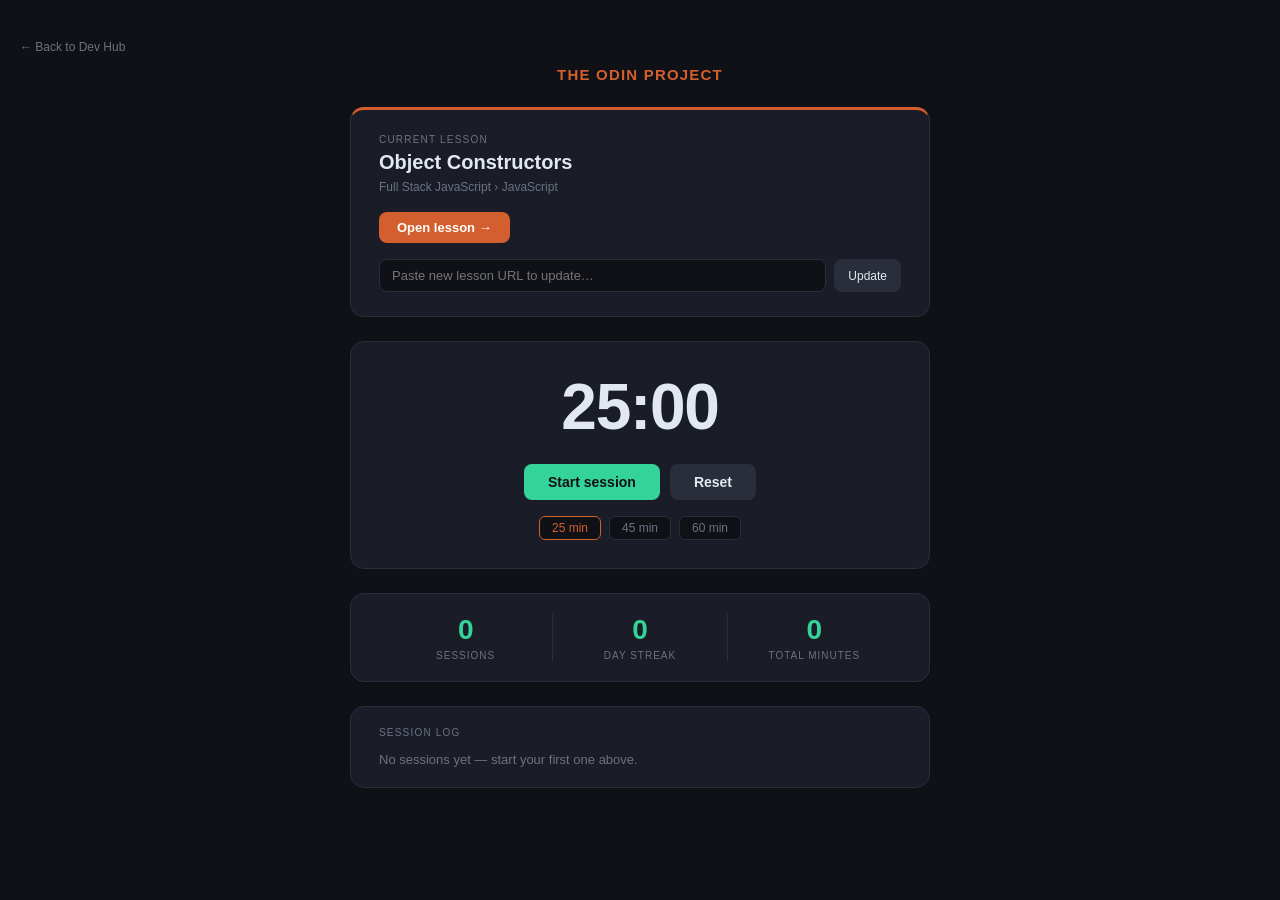
<file: odin-launcher.html>
<!DOCTYPE html>
<html lang="en">
<head>
<meta charset="UTF-8">
<meta name="viewport" content="width=device-width,initial-scale=1">
<title>Odin Launcher</title>
<style>
  :root {
    --bg:      #0f1117;
    --surface: #1a1d27;
    --border:  #2a2d3a;
    --odin:    #d35f2e;
    --green:   #34d399;
    --muted:   #6b7280;
    --text:    #e2e8f0;
  }
  * { box-sizing: border-box; margin: 0; padding: 0; }
  body {
    background: var(--bg);
    color: var(--text);
    font-family: -apple-system, BlinkMacSystemFont, 'Segoe UI', sans-serif;
    min-height: 100vh;
    display: flex;
    flex-direction: column;
    align-items: center;
    padding: 40px 20px;
    gap: 24px;
  }

  h1 {
    font-size: 15px;
    font-weight: 600;
    letter-spacing: .08em;
    color: var(--odin);
    text-transform: uppercase;
  }

  /* ── Current lesson card ── */
  .lesson-card {
    background: var(--surface);
    border: 1px solid var(--border);
    border-top: 3px solid var(--odin);
    border-radius: 14px;
    padding: 24px 28px;
    width: 100%;
    max-width: 580px;
  }
  .lesson-label {
    font-size: 10px;
    letter-spacing: .12em;
    color: var(--muted);
    text-transform: uppercase;
    margin-bottom: 6px;
  }
  .lesson-title {
    font-size: 20px;
    font-weight: 700;
    margin-bottom: 6px;
  }
  .lesson-path {
    font-size: 12px;
    color: var(--muted);
    margin-bottom: 18px;
  }
  .lesson-link {
    display: inline-block;
    background: var(--odin);
    color: white;
    text-decoration: none;
    padding: 8px 18px;
    border-radius: 8px;
    font-size: 13px;
    font-weight: 600;
    transition: opacity .2s;
  }
  .lesson-link:hover { opacity: .85; }

  .edit-row {
    display: flex;
    gap: 8px;
    margin-top: 16px;
  }
  .edit-row input {
    flex: 1;
    background: var(--bg);
    border: 1px solid var(--border);
    border-radius: 8px;
    color: var(--text);
    padding: 8px 12px;
    font-size: 13px;
    outline: none;
  }
  .edit-row input:focus { border-color: var(--odin); }
  .edit-row button {
    background: var(--border);
    color: var(--text);
    border: none;
    border-radius: 8px;
    padding: 8px 14px;
    font-size: 12px;
    cursor: pointer;
    transition: background .2s;
  }
  .edit-row button:hover { background: #3a3d4a; }

  /* ── Timer ── */
  .timer-card {
    background: var(--surface);
    border: 1px solid var(--border);
    border-radius: 14px;
    padding: 28px;
    width: 100%;
    max-width: 580px;
    text-align: center;
  }
  #timerDisplay {
    font-size: 64px;
    font-weight: 700;
    letter-spacing: -.02em;
    font-variant-numeric: tabular-nums;
    color: var(--text);
    margin-bottom: 20px;
    transition: color .3s;
  }
  #timerDisplay.running { color: var(--green); }
  #timerDisplay.done    { color: var(--odin); }

  .timer-buttons {
    display: flex;
    gap: 10px;
    justify-content: center;
    margin-bottom: 16px;
  }
  .btn {
    padding: 10px 24px;
    border-radius: 8px;
    border: none;
    font-size: 14px;
    font-weight: 600;
    cursor: pointer;
    transition: opacity .2s;
  }
  .btn:hover { opacity: .85; }
  .btn-start  { background: var(--green);  color: #0f1117; }
  .btn-reset  { background: var(--border); color: var(--text); }

  .duration-row {
    display: flex;
    gap: 8px;
    justify-content: center;
  }
  .dur-btn {
    background: var(--bg);
    border: 1px solid var(--border);
    color: var(--muted);
    border-radius: 6px;
    padding: 4px 12px;
    font-size: 12px;
    cursor: pointer;
    transition: all .2s;
  }
  .dur-btn:hover, .dur-btn.active { border-color: var(--odin); color: var(--odin); }

  /* ── Log box (shown when timer ends) ── */
  .log-box {
    background: var(--surface);
    border: 1px solid var(--odin);
    border-radius: 14px;
    padding: 24px 28px;
    width: 100%;
    max-width: 580px;
    display: none;
  }
  .log-box h3 { font-size: 14px; margin-bottom: 12px; }
  .log-box textarea {
    width: 100%;
    background: var(--bg);
    border: 1px solid var(--border);
    border-radius: 8px;
    color: var(--text);
    padding: 10px 12px;
    font-size: 13px;
    font-family: inherit;
    resize: none;
    height: 64px;
    outline: none;
  }
  .log-box textarea:focus { border-color: var(--odin); }
  .log-box button {
    margin-top: 10px;
    background: var(--odin);
    color: white;
    border: none;
    border-radius: 8px;
    padding: 8px 18px;
    font-size: 13px;
    font-weight: 600;
    cursor: pointer;
  }

  /* ── Stats ── */
  .stats-card {
    background: var(--surface);
    border: 1px solid var(--border);
    border-radius: 14px;
    padding: 20px 28px;
    width: 100%;
    max-width: 580px;
    display: flex;
    gap: 0;
  }
  .stat { flex: 1; text-align: center; }
  .stat + .stat { border-left: 1px solid var(--border); }
  .stat-value {
    font-size: 28px;
    font-weight: 700;
    color: var(--green);
  }
  .stat-label {
    font-size: 10px;
    letter-spacing: .1em;
    color: var(--muted);
    text-transform: uppercase;
    margin-top: 4px;
  }

  /* ── Session log ── */
  .history-card {
    background: var(--surface);
    border: 1px solid var(--border);
    border-radius: 14px;
    padding: 20px 28px;
    width: 100%;
    max-width: 580px;
  }
  .history-title {
    font-size: 10px;
    letter-spacing: .12em;
    color: var(--muted);
    text-transform: uppercase;
    margin-bottom: 14px;
  }
  .history-item {
    display: flex;
    gap: 12px;
    padding: 8px 0;
    border-bottom: 1px solid var(--border);
    font-size: 13px;
    align-items: baseline;
  }
  .history-item:last-child { border-bottom: none; }
  .history-date { color: var(--muted); font-size: 11px; white-space: nowrap; }
  .history-text { color: #94a3b8; }
  .no-history   { color: var(--muted); font-size: 13px; }

  .back-link {
    align-self: flex-start;
    color: var(--muted);
    text-decoration: none;
    font-size: 12px;
    margin-bottom: -12px;
  }
  .back-link:hover { color: var(--text); }
</style>
</head>
<body>

<a class="back-link" href="index.html">← Back to Dev Hub</a>
<h1>The Odin Project</h1>

<!-- ── Current lesson ── -->
<div class="lesson-card">
  <div class="lesson-label">Current lesson</div>
  <div class="lesson-title" id="lessonTitle">Object Constructors</div>
  <div class="lesson-path" id="lessonPath">Full Stack JavaScript › JavaScript</div>
  <a id="lessonLink" href="https://www.theodinproject.com/lessons/node-path-javascript-object-constructors" target="_blank" class="lesson-link">Open lesson →</a>
  <div class="edit-row">
    <input type="text" id="lessonInput" placeholder="Paste new lesson URL to update…">
    <button onclick="updateLesson()">Update</button>
  </div>
</div>

<!-- ── Timer ── -->
<div class="timer-card">
  <div id="timerDisplay">25:00</div>
  <div class="timer-buttons">
    <button class="btn btn-start" id="startBtn" onclick="startTimer()">Start session</button>
    <button class="btn btn-reset" onclick="resetTimer()">Reset</button>
  </div>
  <div class="duration-row">
    <button class="dur-btn active" onclick="setDuration(25, this)">25 min</button>
    <button class="dur-btn"       onclick="setDuration(45, this)">45 min</button>
    <button class="dur-btn"       onclick="setDuration(60, this)">60 min</button>
  </div>
</div>

<!-- ── Log prompt (shown after timer) ── -->
<div class="log-box" id="logBox">
  <h3>Session done — what did you work on?</h3>
  <textarea id="logInput" placeholder="One sentence is enough…"></textarea>
  <button onclick="saveLog()">Save & close</button>
</div>

<!-- ── Stats ── -->
<div class="stats-card">
  <div class="stat">
    <div class="stat-value" id="statSessions">0</div>
    <div class="stat-label">Sessions</div>
  </div>
  <div class="stat">
    <div class="stat-value" id="statStreak">0</div>
    <div class="stat-label">Day streak</div>
  </div>
  <div class="stat">
    <div class="stat-value" id="statMinutes">0</div>
    <div class="stat-label">Total minutes</div>
  </div>
</div>

<!-- ── History ── -->
<div class="history-card">
  <div class="history-title">Session log</div>
  <div id="historyList"><div class="no-history">No sessions yet — start your first one above.</div></div>
</div>

<script>
let duration  = 25;
let remaining = duration * 60;
let interval  = null;
let running   = false;
let endTime   = null;  // absolute timestamp when timer will hit zero

const SLUG_RE = /lessons\/([^/?#]+)/;

function slugToTitle(slug) {
  return slug
    .replace(/^node-path-javascript-/, '')
    .replace(/^node-path-/, '')
    .replace(/-/g, ' ')
    .replace(/\b\w/g, c => c.toUpperCase());
}

function updateLesson() {
  const val = document.getElementById('lessonInput').value.trim();
  if (!val) return;
  const m = val.match(SLUG_RE);
  const slug = m ? m[1] : null;
  if (!slug) { alert('Paste a full Odin Project lesson URL'); return; }
  const title = slugToTitle(slug);
  document.getElementById('lessonTitle').textContent = title;
  document.getElementById('lessonLink').href = val;
  document.getElementById('lessonInput').value = '';
  const data = load();
  data.lesson = { title, url: val };
  save(data);
}

function fmt(s) {
  const m = Math.floor(s / 60);
  const sec = s % 60;
  return String(m).padStart(2,'0') + ':' + String(sec).padStart(2,'0');
}

function setDuration(mins, btn) {
  if (running) return;
  duration  = mins;
  remaining = mins * 60;
  document.getElementById('timerDisplay').textContent = fmt(remaining);
  document.querySelectorAll('.dur-btn').forEach(b => b.classList.remove('active'));
  btn.classList.add('active');
}

function startTimer() {
  if (running) {
    // Pause: save how much time is actually left
    clearInterval(interval);
    running = false;
    remaining = Math.max(0, Math.round((endTime - Date.now()) / 1000));
    document.getElementById('startBtn').textContent = 'Resume';
    document.getElementById('timerDisplay').classList.remove('running');
    return;
  }
  running = true;
  // Record the absolute moment the timer should reach zero
  endTime = Date.now() + remaining * 1000;
  document.getElementById('startBtn').textContent = 'Pause';
  document.getElementById('timerDisplay').classList.add('running');
  document.getElementById('timerDisplay').classList.remove('done');

  interval = setInterval(() => {
    // Always calculate from wall-clock time — immune to tab throttling
    const left = Math.max(0, Math.round((endTime - Date.now()) / 1000));
    document.getElementById('timerDisplay').textContent = fmt(left);
    if (left <= 0) {
      clearInterval(interval);
      running = false;
      timerDone();
    }
  }, 500); // poll twice per second so the display updates snappily
}

function resetTimer() {
  clearInterval(interval);
  running = false;
  remaining = duration * 60;
  document.getElementById('timerDisplay').textContent = fmt(remaining);
  document.getElementById('timerDisplay').classList.remove('running','done');
  document.getElementById('startBtn').textContent = 'Start session';
  document.getElementById('logBox').style.display = 'none';
}

function timerDone() {
  document.getElementById('timerDisplay').classList.remove('running');
  document.getElementById('timerDisplay').classList.add('done');
  document.getElementById('timerDisplay').textContent = 'Done!';
  document.getElementById('startBtn').textContent = 'Start session';
  document.getElementById('logBox').style.display = 'block';
  document.getElementById('logInput').focus();
  recordSession('');
}

function saveLog() {
  const text = document.getElementById('logInput').value.trim();
  const data = load();
  if (!data.sessions) data.sessions = [];
  if (text && data.sessions.length > 0) {
    data.sessions[data.sessions.length - 1].note = text;
    save(data);
  }
  document.getElementById('logInput').value = '';
  document.getElementById('logBox').style.display = 'none';
  renderAll();
}

function recordSession(note) {
  const data = load();
  if (!data.sessions) data.sessions = [];
  data.sessions.push({
    date:    new Date().toISOString(),
    minutes: duration,
    lesson:  document.getElementById('lessonTitle').textContent,
    note:    note,
  });
  save(data);
  renderAll();
}

function load() {
  try { return JSON.parse(localStorage.getItem('odin') || '{}'); }
  catch { return {}; }
}
function save(d) { localStorage.setItem('odin', JSON.stringify(d)); }

function renderAll() {
  const data     = load();
  const sessions = data.sessions || [];

  if (data.lesson) {
    document.getElementById('lessonTitle').textContent = data.lesson.title;
    document.getElementById('lessonLink').href         = data.lesson.url;
  }

  const totalMins = sessions.reduce((a, s) => a + (s.minutes || 0), 0);
  document.getElementById('statSessions').textContent = sessions.length;
  document.getElementById('statMinutes').textContent  = totalMins;

  const days = [...new Set(sessions.map(s => s.date.slice(0,10)))].sort();
  let streak = 0;
  if (days.length) {
    let check = new Date().toISOString().slice(0,10);
    for (let i = days.length - 1; i >= 0; i--) {
      if (days[i] === check) {
        streak++;
        const d = new Date(check);
        d.setDate(d.getDate() - 1);
        check = d.toISOString().slice(0,10);
      } else if (days[i] < check) break;
    }
  }
  document.getElementById('statStreak').textContent = streak;

  const el = document.getElementById('historyList');
  if (!sessions.length) {
    el.innerHTML = '<div class="no-history">No sessions yet — start your first one above.</div>';
    return;
  }
  el.innerHTML = [...sessions].reverse().slice(0, 20).map(s => {
    const d = new Date(s.date);
    const dateStr = d.toLocaleDateString('en', {weekday:'short', month:'short', day:'numeric'})
                  + ' ' + d.toLocaleTimeString('en', {hour:'2-digit', minute:'2-digit'});
    return `<div class="history-item">
      <span class="history-date">${dateStr} · ${s.minutes}min</span>
      <span class="history-text">${s.note || s.lesson || '—'}</span>
    </div>`;
  }).join('');
}

renderAll();
</script>
</body>
</html>
</file>
